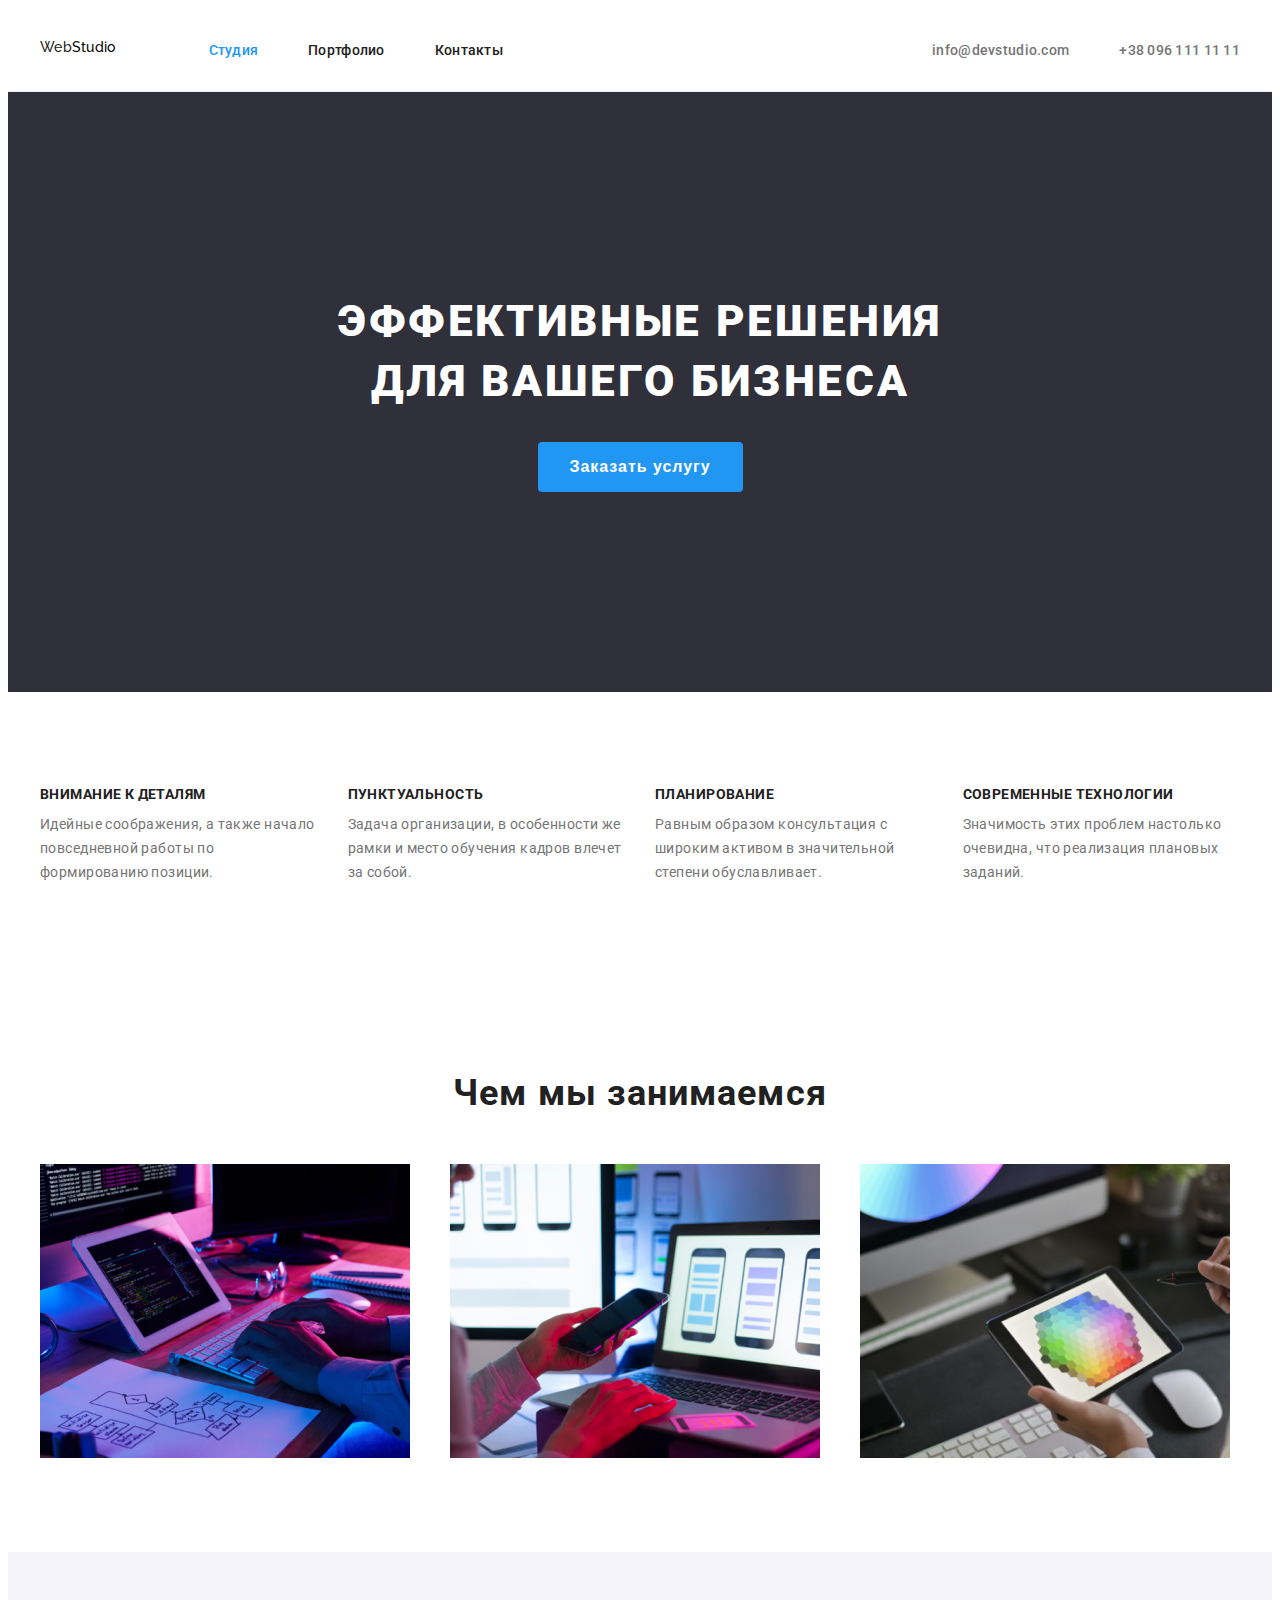
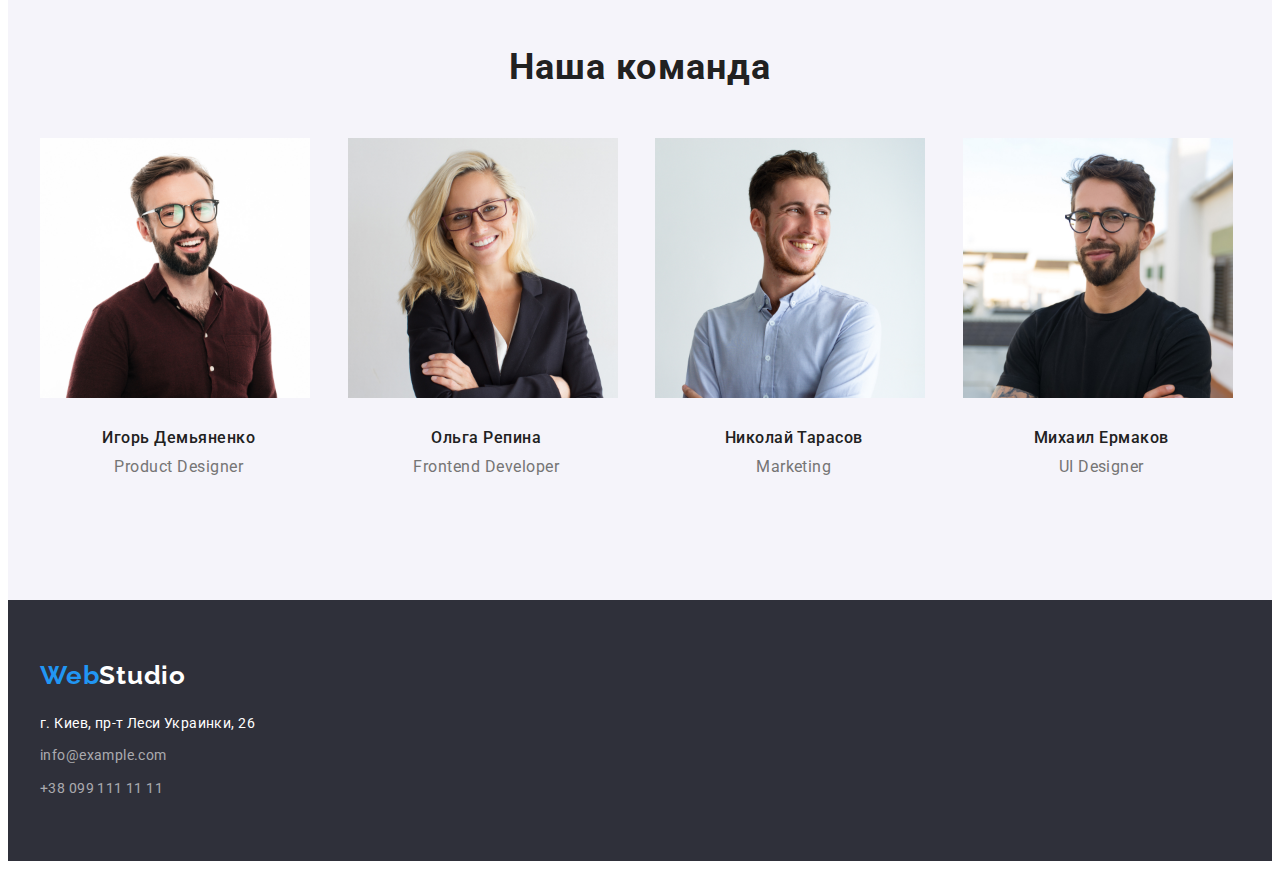
<file: index.html>
<!DOCTYPE html>
<html lang="ru">

<head>
    <meta charset="UTF-8" />
    <meta http-equiv="X-UA-Compatible" content="IE=edge" />
    <meta name="viewport" content="width=device-width, initial-scale=1.0" />
    <title>Студия</title>
    <link rel="stylesheet" href="https://cdnjs.cloudflare.com/ajax/libs/modern-normalize/1.0.0/modern-normalize.css"
        integrity="sha512-Zx6MlUMKSVJoQ+83OwhdILe8cSEsCzfqThJd7J/VA2UrK6Ctj85p+xzqfyuNXE5B1k25uUdmJ2OzItbBy9GHAQ=="
        crossorigin="anonymous" />
    <link rel="preconnect" href="https://fonts.gstatic.com" />
    <link
        href="https://fonts.googleapis.com/css2?family=Raleway:wght@700&family=Roboto:wght@400;500;700;900&display=swap"
        rel="stylesheet" />

    <link rel="stylesheet" href="./css/styles.css" />
</head>

<body>
    <!--Шапка страницы-->
    <header class="header">
        <div class=" header-container container">
            <nav class="site-nav">
                <a class="logo link" lang="en" href="./index.html">Web<span class="logo-header-part">Studio</span></a>
                <ul class="list">
                    <li class="list-item">
                        <a class="nav-link link action current" href="./index.html">Студия</a>
                    </li>
                    <li class="list-item">
                        <a class="nav-link link action" href="./portfolio.html">Портфолио</a>
                    </li>
                    <li class="list-item">
                        <a class="nav-link link action" href="">Контакты</a>
                    </li>
                </ul>
            </nav>
            <ul class="list header-contacts">
                <li class="contacts-link">
                    <a class="link action" href="mailto:info@devstudio.com">info@devstudio.com</a>
                </li>
                <li>
                    <a class="link action" href="tel:+380961111111">+38 096 111 11 11</a>
                </li>
            </ul>
        </div>
    </header>

    <!--Основной контент страницы-->
    <main>
        <!--Секция герой-->

        <section class="hero">
            <div class="container">
            <h1 class="hero-title">
                Эффективные решения для вашего бизнеса
            </h1>
            <button class="hero-btn action-btn" type="button">
                Заказать услугу
            </button>
            </div>
        </section>

        <!--Секция преимущества компании-->
        <section class="advantages">
            <div class="container">
                <h2 class="visually-hidden">Наши сильные стороны</h2>

                <ul class="list">
                    <li class="advantages-item">
                        <h3 class="advantages-title">Внимание к деталям</h3>
                        <p class="advantages-text">
                            Идейные соображения, а также начало повседневной работы по
                            формированию позиции.
                        </p>
                    </li>
                    <li class="advantages-item">
                        <h3 class="advantages-title">Пунктуальность</h3>
                        <p class="advantages-text">
                            Задача организации, в особенности же рамки и место обучения
                            кадров влечет за собой.
                        </p>
                    </li>
                    <li class="advantages-item">
                        <h3 class="advantages-title">Планирование</h3>
                        <p class="advantages-text">
                            Равным образом консультация с широким активом в значительной
                            степени обуславливает.
                        </p>
                    </li>
                    <li class="advantages-item">
                        <h3 class="advantages-title">Современные технологии</h3>
                        <p class="advantages-text">
                            Значимость этих проблем настолько очевидна, что реализация
                            плановых заданий.
                        </p>
                    </li>
                </ul>
            </div>
        </section>

        <!--Секция чем занимается компания-->
        <section class="abilities">
            <div class="container">
                <h2 class="abilities-title">Чем мы занимаемся</h2>
                <ul class="abilities-list list">
                    <li class="abilities-item">
                        <img src="./images/whatwedo/img.jpg"
                            alt="Разработчик компании вводит код для серверной части сайта с клавиатуры" width="370"
                            height="294" />
                    </li>
                    <li class="abilities-item">
                        <img src="./images/whatwedo/img-1.jpg"
                            alt="Сотрудник компании создает макет интерфейса сайта адаптивный для мобильных устройств"
                            width="370" height="294" />
                    </li>
                    <li class="abilities-item">
                        <img src="./images/whatwedo/img-2.jpg"
                            alt="Дизайнер компании подбирает цвет на палитре планшета" width="370" height="294" />
                    </li>
                </ul>
            </div>
        </section>

        <!--Секция команда компании-->
        <section class="team">
            <div class="container">
                <h2 class="team-title">Наша команда</h2>
                <ul class="list">
                    <li class="team-item">
                        <img src="./images/team/img.jpg"
                            alt="Молодой мужчина в очках с аккуратной бородой в тёмной рубашке" width="270"
                            height="260" />
                        <div class="team-item-thumb">
                            <h3 class="team-member">Игорь Демьяненко</h3>
                            <p class="team-member-profesion">Product Designer</p>
                        </div>
                    </li>

                    <li class="team-item">
                        <img src="./images/team/img-1.jpg"
                            alt="Молодая девушка блондинка в очках с красивой улыбкой" width="270" height="260" />
                        <div class="team-item-thumb">
                            <h3 class="team-member">Ольга Репина</h3>
                            <p class="team-member-profesion">Frontend Developer</p>
                        </div>
                    </li>

                    <li class="team-item">
                        <img src="./images/team/img-2.jpg"
                            alt="Молодой парень в белой рубашке улыбается" width="270" height="260" />
                        <div class="team-item-thumb">
                            <h3 class="team-member">Николай Тарасов</h3>
                            <p class="team-member-profesion">Marketing</p>
                        </div>
                    </li>

                    <li class="team-item">
                        <img src="./images/team/img-3.jpg"
                            alt="Молодой парень с короткой бородой в очках и черной футболке" width="270"
                            height="260" />
                        <div class="team-item-thumb">
                            <h3 class="team-member">Михаил Ермаков</h3>
                            <p class="team-member-profesion">UI Designer</p>
                        </div>
                    </li>
                </ul>
            </div>
        </section>
    </main>

    <!--Подвал страницы-->
    <footer class="footer">
        <div class="container">
            <a class="logo link" href="./index.html">Web<span class="logo-footer-part">Studio</span></a>
            <address class="address">
                <p class="address-text">г. Киев, пр-т Леси Украинки, 26</p>
                <ul class="list footer-contacts">
                    <li class="item">
                        <a class="link" href="mailto:info@example.com">info@example.com</a>
                    </li>
                    <li class="item">
                        <a class="link" href="tel:+380991111111">+38 099 111 11 11</a>
                    </li>
                </ul>
            </address>
        </div>
    </footer>
</body>

</html>
</file>
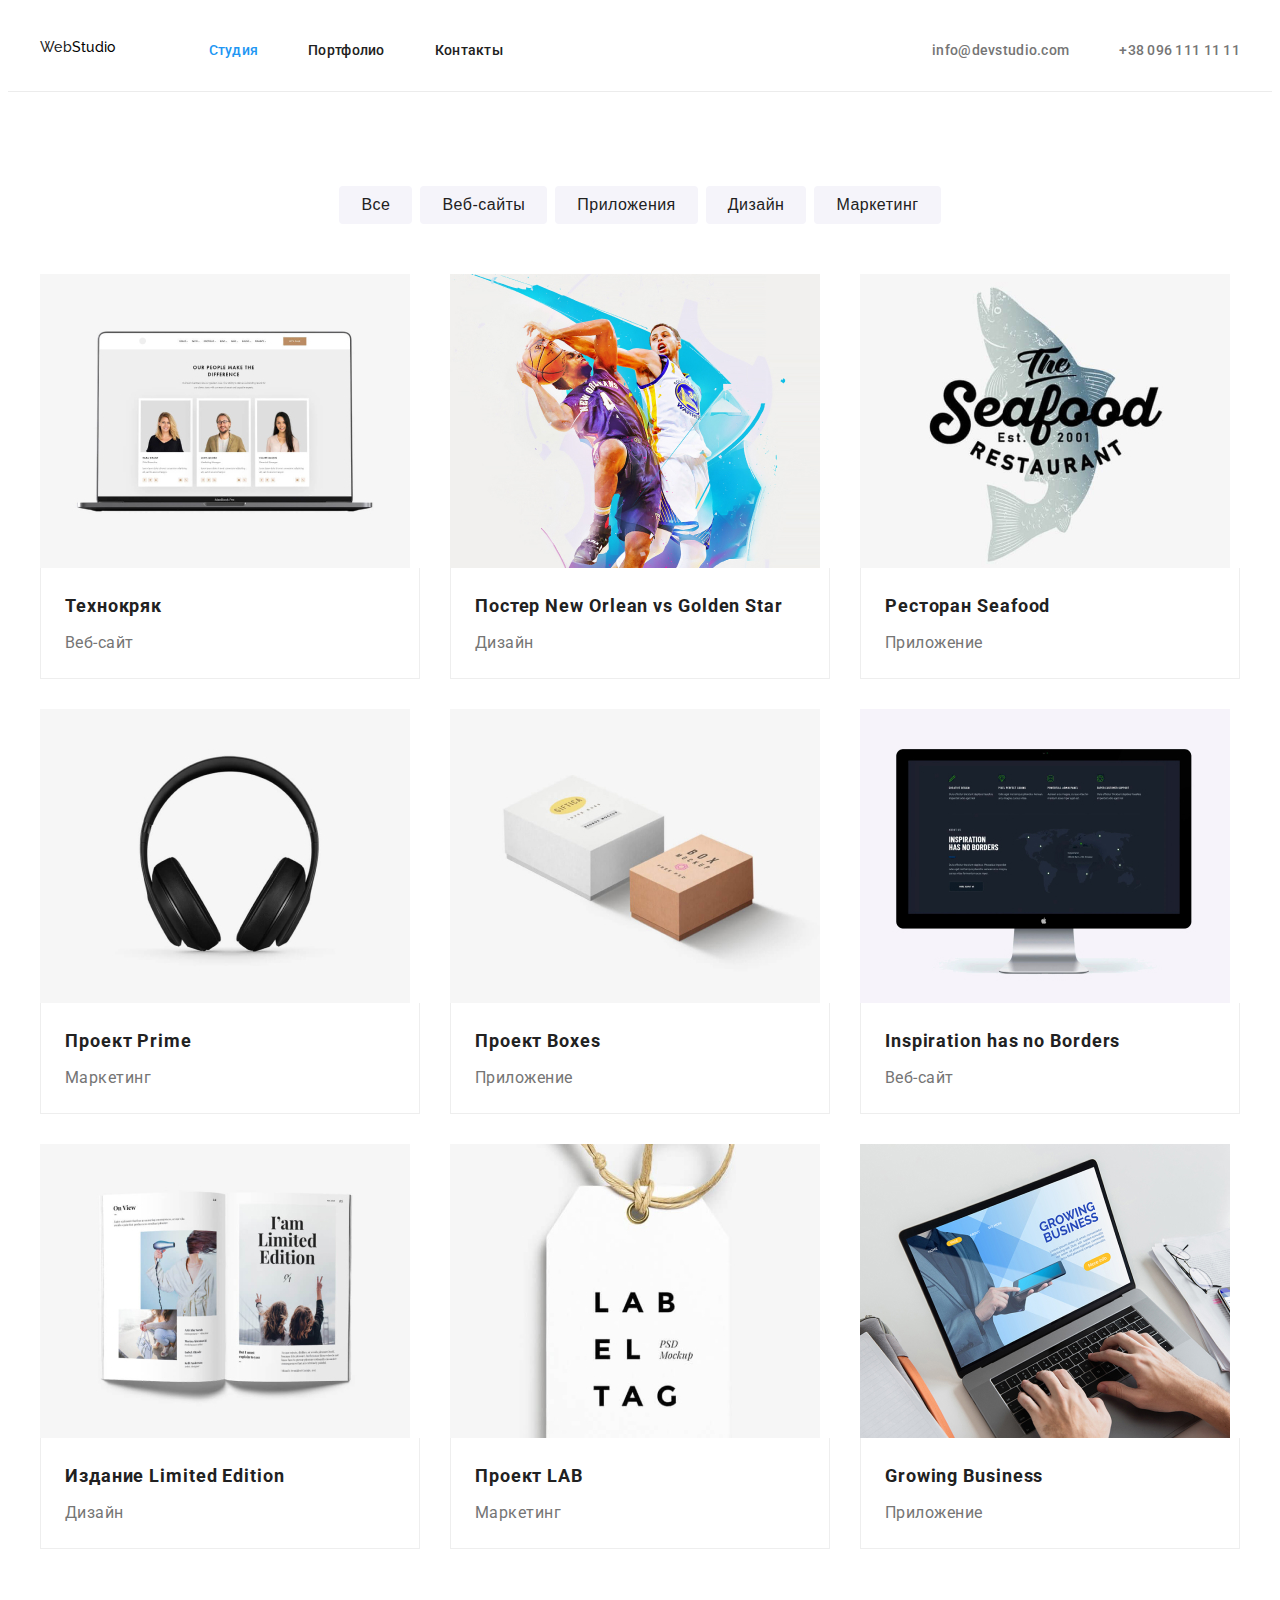
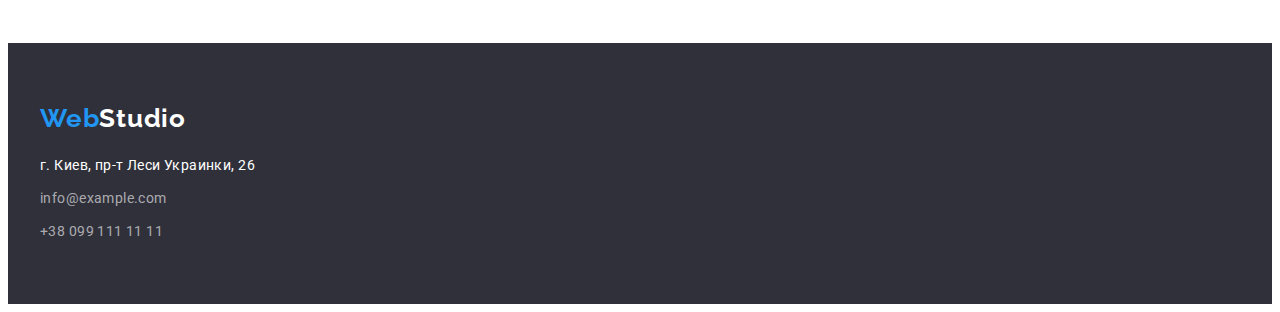
<file: portfolio.html>
<!DOCTYPE html>
<html lang="ru">

<head>
    <meta charset="UTF-8" />
    <meta http-equiv="X-UA-Compatible" content="IE=edge" />
    <meta name="viewport" content="width=device-width, initial-scale=1.0" />
    <title>Портфолио</title>
    <link rel="stylesheet" href="https://cdnjs.cloudflare.com/ajax/libs/modern-normalize/1.0.0/modern-normalize.css"
        integrity="sha512-Zx6MlUMKSVJoQ+83OwhdILe8cSEsCzfqThJd7J/VA2UrK6Ctj85p+xzqfyuNXE5B1k25uUdmJ2OzItbBy9GHAQ=="
        crossorigin="anonymous" />
    <link rel="preconnect" href="https://fonts.gstatic.com" />
    <link
        href="https://fonts.googleapis.com/css2?family=Raleway:wght@700&family=Roboto:wght@400;500;700;900&display=swap"
        rel="stylesheet" />
    <link rel="stylesheet" href="./css/styles.css" />
</head>

<body>
    <!--Шапка страницы-->
    <header class="header">
        <div class=" header-container container">
            <nav class="site-nav">
                <a class="logo link" lang="en" href="./index.html">Web<span class="logo-header-part">Studio</span></a>
                <ul class="list">
                    <li class="list-item">
                        <a class="nav-link link action current" href="./index.html">Студия</a>
                    </li>
                    <li class="list-item">
                        <a class="nav-link link action" href="./portfolio.html">Портфолио</a>
                    </li>
                    <li class="list-item">
                        <a class="nav-link link action" href="">Контакты</a>
                    </li>
                </ul>
            </nav>
            <ul class="list header-contacts">
                <li class="contacts-link">
                    <a class="link action" href="mailto:info@devstudio.com">info@devstudio.com</a>
                </li>
                <li>
                    <a class="link action" href="tel:+380961111111">+38 096 111 11 11</a>
                </li>
            </ul>
        </div>
    </header>

    <main>
        <!-- Портфолио -->
        <section class="projects">
            <div class="container">
                <h1 class="visually-hidden">
                    Проекты компании <span lang="en">Web Studio</span>
                </h1>
                <ul class="projects-filter list">
                    <li class="filter-list-item">
                        <button class="filter-btn" type="button">Все</button>
                    </li>
                    <li class="filter-list-item">
                        <button class="filter-btn" type="button">Веб-сайты</button>
                    </li>
                    <li class="filter-list-item">
                        <button class="filter-btn" type="button">Приложения</button>
                    </li>
                    <li class="filter-list-item">
                        <button class="filter-btn" type="button">Дизайн</button>
                    </li>
                    <li class="filter-list-item">
                        <button class="filter-btn" type="button">Маркетинг</button>
                    </li>
                </ul>

                <ul class="projects-list list">
                    <li class="projects-list-item">
                        <a class="link" href="">
                            <img src="./images/portfolio/img.jpg" alt="Страница сайта на экране ноутбука"
                                width="370" height="294" />
                            <div class="projects-item-thumb">
                                <h2 class="project-title">Технокряк</h2>
                                <p class="project-text">Веб-сайт</p>
                            </div>
                        </a>
                    </li>
                    <li class="projects-list-item">
                        <a class="link" href="">
                            <img src="./images/portfolio/img-1.jpg" alt="Два баскетболиста соперничают за мяч"
                                width="370" height="294" />
                            <div class="projects-item-thumb">
                                <h2 class="project-title">
                                    Постер <span lang="en">New Orlean vs Golden Star</span>
                                </h2>
                                <p class="project-text">Дизайн</p>
                            </div>
                        </a>
                    </li>
                    <li class="projects-list-item">
                        <a class="link" href="">
                            <img src="./images/portfolio/img-2.jpg" alt="Логотип ресторана в виде рыбы"
                                width="370" height="294" />
                            <div class="projects-item-thumb">
                                <h2 class="project-title">
                                    Ресторан <span lang="en">Seafood</span>
                                </h2>
                                <p class="project-text">Приложение</p>
                            </div>
                        </a>
                    </li>
                    <li class="projects-list-item">
                        <a class="link" href="">
                            <img src="./images/portfolio/img-3.jpg" alt="Наушники для прослушивания музыки"
                                width="370" height="294" />
                            <div class="projects-item-thumb">
                                <h2 class="project-title">
                                    Проект <span lang="en">Prime</span>
                                </h2>
                                <p class="project-text">Маркетинг</p>
                            </div>
                        </a>
                    </li>
                    <li class="projects-list-item">
                        <a class="link" href="">
                            <img src="./images/portfolio/img-4.jpg" alt="Белая и коричневая коробки" width="370"
                                height="294" />
                            <div class="projects-item-thumb">
                                <h2 class="project-title">
                                    Проект <span lang="en">Boxes</span>
                                </h2>
                                <p class="project-text">Приложение</p>
                            </div>
                        </a>
                    </li>
                    <li class="projects-list-item">
                        <a class="link" href="">
                            <img src="./images/portfolio/img-5.jpg" alt="Веб-сайт на экране монитора компьютера"
                                width="370" height="294" />
                            <div class="projects-item-thumb">
                                <h2 class="project-title" lang="en">
                                    Inspiration has no Borders
                                </h2>
                                <p class="project-text">Веб-сайт</p>
                            </div>
                        </a>
                    </li>
                    <li class="projects-list-item">
                        <a class="link" href="">
                            <img src="./images/portfolio/img-6.jpg" alt="Разворот журнала" width="370"
                                height="294" />
                            <div class="projects-item-thumb">
                                <h2 class="project-title">
                                    Издание <span lang="en">Limited Edition</span>
                                </h2>
                                <p class="project-text">Дизайн</p>
                            </div>
                        </a>
                    </li>
                    <li class="projects-list-item">
                        <a class="link" href="">
                            <img src="./images/portfolio/img-7.jpg" alt="Белая бирка с надписью LAB EL TAG"
                                width="370" height="294" />
                            <div class="projects-item-thumb">
                                <h2 class="project-title">
                                    Проект <span lang="en">LAB</span>
                                </h2>
                                <p class="project-text">Маркетинг</p>
                            </div>
                        </a>
                    </li>
                    <li class="projects-list-item">
                        <a class="link" href="">
                            <img src="./images/portfolio/img-8.jpg"
                                alt="Руки молодого человека на клавиатуре ноутбука" width="370" height="294" />
                            <div class="projects-item-thumb">
                                <h2 class="project-title" lang="en">Growing Business</h2>
                                <p class="project-text">Приложение</p>
                            </div>
                        </a>
                    </li>
                </ul>
            </div>
        </section>
    </main>

    <!--Подвал страницы-->
    <footer class="footer">
        <div class="container">
            <a class="logo link" href="./index.html">Web<span class="logo-footer-part">Studio</span></a>
            <address class="address">
                <p class="address-text">г. Киев, пр-т Леси Украинки, 26</p>
                <ul class="footer-contacts list">
                    <li class="item">
                        <a class="link" href="mailto:info@example.com">info@example.com</a>
                    </li>
                    <li class="item">
                        <a class="link" href="tel:+380991111111">+38 099 111 11 11</a>
                    </li>
                </ul>
            </address>
        </div>
    </footer>
</body>

</html>
</file>
<file: css/styles.css>
:root {
  /* Паддинги секций */
  --section-pdg: 94px;

  /* Основной зазор */
  --primary-gap: 30px;

  /* Шрифты */
  --primary-font: "Roboto", sans-serif;
  --secondary-font: "Raleway", sans-serif;

  /* Фоны */
  --primary-bgc: #ffffff;
  --footer-bgc: #2f303a;
  /* Фон кнопок фильтра и фон секции команды*/
  --secondary-bgc: #f5f4fa;

  /* Заголовки h2-h3, текст кнопок фильтра, текст навигации в шапке */
  --main-title-color: #212121;

  /* Основной текст, контакты в шапке */
  --paragraph-color: #757575;

  /* Цвета логотипа */
  --primary-part-logo-color: #2196f3;
  --header-part-logo-color: #000000;
  --footer-part-logo-color: #ffffff;

  /* Состояние активности: ссылки (текст), кнопки фильтра (фон) */
  --action-color: #2196f3;

  /* Фон кнопки героя при наведении */
  --hero-btn-action-bgc: #188ce8;

  /* Почта и телефон в подвале */
  --fotter-contacts-color: rgba(255, 255, 255, 0.6);

  /* Рамка карточек проектов в портфолио */
  --project-border-color: #eeeeee;
  --white: #ffffff;
}

body {
  font-family: var(--primary-font);
  background-color: var(--primary-bgc);
}

h1,
h2,
h3,
h4,
h5,
h6,
p {
  margin: 0;
}

ul,
ol {
  margin: 0;
  padding: 0;
}

img {
  display: block;
}

.list {
  list-style: none;
}

.link {
  text-decoration: none;
}

.container {
  width: 1200px;
  padding-left: 15px;
  padding-right: 15px;
  margin: 0 auto;
}

/* ===========ЛОГО============= */
.logo {
  margin-right: 93px;
  font-family: var(--secondary-font);
  font-size: 26px;
  line-height: 1.2;
  font-weight: 700;
  letter-spacing: 0.03em;
  color: var(--action-color);
}

.logo-header-part {
  color: var(--header-part-logo-color);
}

.logo-footer-part {
  color: var(--footer-part-logo-color);
}
/* =============КОНЕЦ ЛОГО============== */

/* ===============ШАПКА========================= */
.header {
  border-bottom: 1px solid #ececec;
}

.site-nav .link,
.header-contacts .link {
  font-weight: 500;
  font-size: 14px;
  line-height: 1.14;
  letter-spacing: 0.02em;
  color: var(--main-title-color);
}

.header-contacts .link {
  color: var(--paragraph-color);
}

.action:hover,
.action:focus {
  color: var(--action-color);
}

.site-nav .current {
  color: var(--action-color);
}

.header .container {
  display: flex;
  align-items: center;
}

.site-nav {
  display: flex;
}

.site-nav .list {
  display: flex;
}

.list-item:not(:last-child) {
  margin-right: 50px;
}

.nav-link {
  padding-top: 32px;
  padding-bottom: 32px;
}

.header-contacts {
  display: flex;
  align-items: center;
  margin-left: auto;
}

.contacts-link {
  padding-top: 32px;
  padding-bottom: 32px;
}

.contacts-link:not(:last-child) {
  margin-right: 50px;
}

/* ===================КОНЕЦ ШАПКИ================== */

/* =================ГЕРОЙ===================== */
.hero {
  padding: 200px 0;
  background-color: var(--footer-bgc);
  text-align: center;
}

.hero-title {
  margin: 0 auto;
  max-width: 696px;
  margin-bottom: 30px;
  font-weight: 900;
  font-size: 44px;
  line-height: 1.36;
  text-transform: uppercase;
  letter-spacing: 0.06em;
  color: var(--white);
}

.hero-btn {
  min-width: 200px;
  padding: 10px 32px;
  font-weight: 700;
  font-size: 16px;
  line-height: 1.875;
  text-align: center;
  letter-spacing: 0.06em;
  color: var(--white);
  background-color: var(--action-color);
  border: transparent;
  border-radius: 4px;
  cursor: pointer;
}

.action-btn:hover,
.action-btn:focus {
  background-color: var(--hero-btn-action-bgc);
}
/* ===============КОНЕЦ ГЕРОЯ=================== */

/* ================ПРЕИМУЩЕСТВА================ */
.advantages {
  padding: var(--section-pdg) 0;
}

/* Скрытый заголовок секции */
.visually-hidden {
  position: absolute !important;
  clip: rect(1px 1px 1px 1px); /* IE6 IE7 */
  clip: rect(1px 1px 1px 1px);
  padding: 0 !important;
  border: 0 !important;
  height: 1px !important;
  width: 1px !important;
  overflow: hidden;
}

.advantages-title {
  margin-bottom: 10px;
  font-weight: 700;
  font-size: 14px;
  line-height: 1.1721;
  letter-spacing: 0.03em;
  text-transform: uppercase;
  color: var(--main-title-color);
}

.advantages-text {
  font-weight: 400;
  font-size: 14px;
  line-height: 1.714285714285714;
  letter-spacing: 0.03em;
  color: var(--paragraph-color);
}

.advantages .list {
  display: flex;
  flex-wrap: wrap;
  justify-content: center;
}

.advantages-item {
  flex-basis: calc((100% - 90px) / 4);
  margin-right: var(--primary-gap);
}

.advantages-item:last-child {
  margin-right: 0;
}

/* ==============КОНЕЦ ПРЕИМУЩЕСТВА=============== */

/* ============ВОЗМОЖНОСТИ и КОМАНДА==============*/
.abilities-title,
.team-title {
  margin-bottom: 50px;
  font-weight: 700;
  font-size: 36px;
  line-height: 1.17;
  text-align: center;
  letter-spacing: 0.03em;
  color: var(--main-title-color);
}

.abilities {
  padding: var(--section-pdg) 0;
}

.abilities-list {
  display: flex;
  flex-wrap: wrap;
  justify-content: center;
}

.abilities-item {
  margin-right: var(--primary-gap);
  flex-basis: calc((100% - 60px) / 3);
}

.abilities-item:last-child {
  margin-right: 0;
}

.team {
  background-color: var(--secondary-bgc);
  padding: var(--section-pdg) 0;
}

.team-member,
.team-member-profesion {
  font-weight: 500;
  font-size: 16px;
  line-height: 1.19;
  text-align: center;
  letter-spacing: 0.03em;
  color: var(--main-title-color);
}

.team-member-profesion {
  font-weight: 400;
  color: var(--paragraph-color);
}

.team-title {
  margin-bottom: 50px;
}

.team .list {
  display: flex;
  flex-wrap: wrap;
  justify-content: center;
  margin-top: calc(-1 * var(--primary-gap));
  margin-left: calc(-1 * var(--primary-gap));
}

.team-item {
  margin-top: var(--primary-gap);
  margin-left: var(--primary-gap);
  flex-basis: calc((100% - 120px) / 4);
}

.team-item-thumb {
  padding: 30px 15px;
}

.team-member {
  margin-bottom: 10px;
}

/* КОНЕЦ ВОЗМОЖНОСТИ и КОМАНДА */

/* ПОРТФОЛИО */
.filter-btn {
  font-weight: 500;
  font-size: 16px;
  line-height: 1.625;
  text-align: center;
  letter-spacing: 0.03em;
  color: #212121;
  background-color: var(--secondary-bgc);
  cursor: pointer;
}

.filter-btn:hover,
.filter-btn:focus {
  color: #ffffff;
  background-color: var(--action-color);
}

.project-title {
  font-weight: 700;
  font-size: 18px;
  line-height: 2;
  letter-spacing: 0.05em;
  color: var(--main-title-color);
  margin-bottom: 4px;
}

.project-text {
  font-weight: 400;
  font-size: 16px;
  line-height: 1.87;
  letter-spacing: 0.03em;
  color: var(--paragraph-color);
}

.projects {
  padding: var(--section-pdg) 0;
}

.projects-filter {
  display: flex;
  justify-content: center;
  margin-bottom: 50px;
}

.filter-btn {
  padding: 6px 22px;
  border: none;
  border-radius: 4px;
}

.filter-list-item {
  margin-right: 8px;
}

.filter-list-item:last-child {
  margin-right: 0;
}

.projects-list {
  display: flex;
  flex-wrap: wrap;
  justify-content: center;
  margin-top: calc(-1 * (var(--primary-gap)));
  margin-left: calc(-1 * (var(--primary-gap)));
}

.projects-list-item {
  margin-top: 30px;
  margin-left: 30px;
  flex-basis: calc((100% - 90px) / 3);
}

.projects-item-thumb {
  padding: 20px 24px;
  border: 1px solid #eeeeee;
  border-top: none;
}

/* КОНЕЦ ПОРТФОЛИО */

/* ПОДВАЛ */
.footer {
  background-color: var(--footer-bgc);
  padding: 60px 0;
}

.footer .logo {
  display: block;
  margin-bottom: 20px;
  margin-right: 0;
}

.address-text,
.footer-contacts .item {
  margin-bottom: 9px;
}

.footer-contacts .item:last-child {
  margin-bottom: 0px;
}

.address {
  font-weight: 400;
  font-style: normal;
  font-size: 14px;
  line-height: 1.71;
  letter-spacing: 0.03em;
  color: #ffffff;
}

.address .link {
  color: rgba(255, 255, 255, 0.6);
}
/* КОНЕЦ ПОДВАЛА */
</file>
